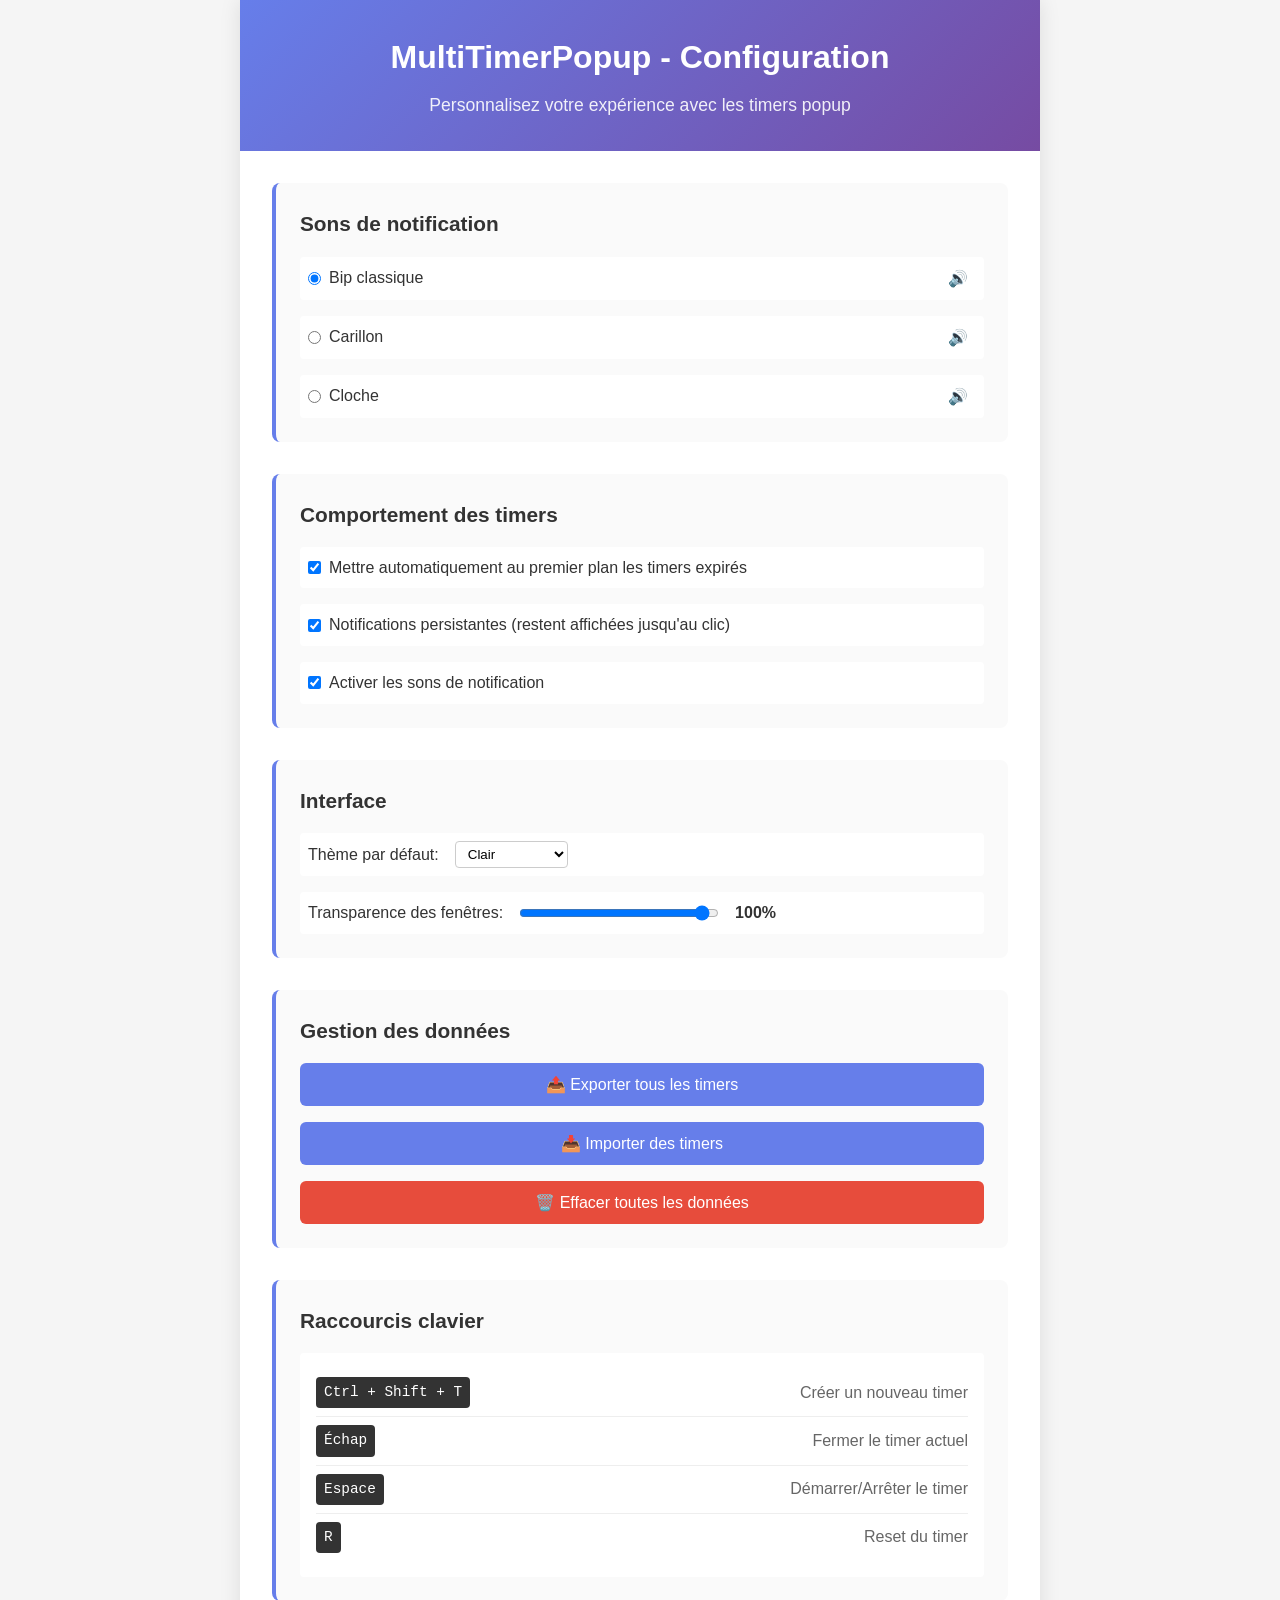
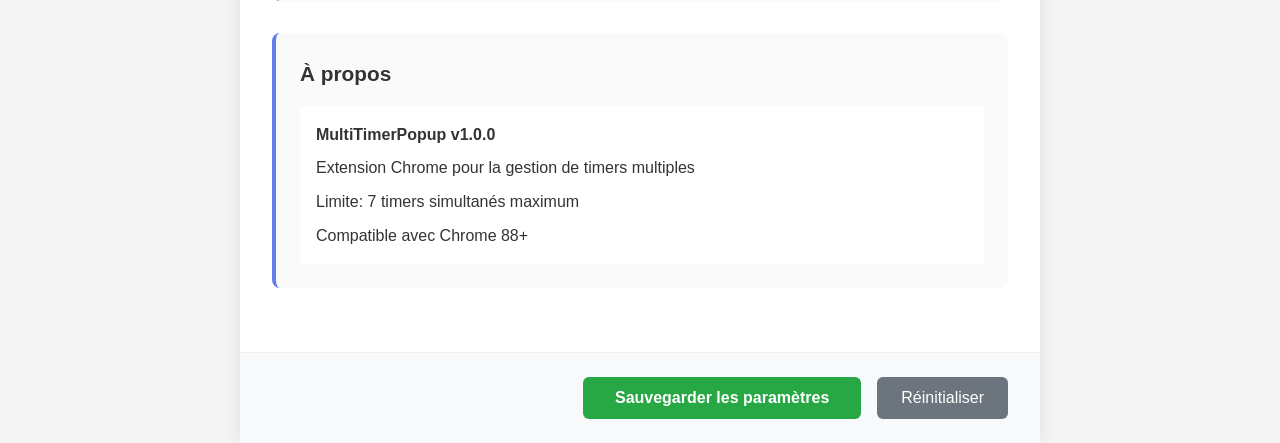
<file: options.html>
<!DOCTYPE html>
<html lang="fr">
<head>
    <meta charset="UTF-8">
    <meta name="viewport" content="width=device-width, initial-scale=1.0">
    <title>MultiTimerPopup - Options</title>
    <link rel="stylesheet" href="options.css">
</head>
<body>
    <div class="options-container">
        <header>
            <h1>MultiTimerPopup - Configuration</h1>
            <p>Personnalisez votre expérience avec les timers popup</p>
        </header>
        
        <main>
            <section class="option-group">
                <h2>Sons de notification</h2>
                <div class="sound-options">
                    <label>
                        <input type="radio" name="notification-sound" value="beep" checked>
                        Bip classique
                        <button class="preview-sound" data-sound="beep">🔊</button>
                    </label>
                    <label>
                        <input type="radio" name="notification-sound" value="chime">
                        Carillon
                        <button class="preview-sound" data-sound="chime">🔊</button>
                    </label>
                    <label>
                        <input type="radio" name="notification-sound" value="bell">
                        Cloche
                        <button class="preview-sound" data-sound="bell">🔊</button>
                    </label>
                </div>
            </section>
            
            <section class="option-group">
                <h2>Comportement des timers</h2>
                <div class="behavior-options">
                    <label class="checkbox-label">
                        <input type="checkbox" id="auto-focus" checked>
                        Mettre automatiquement au premier plan les timers expirés
                    </label>
                    <label class="checkbox-label">
                        <input type="checkbox" id="persistent-notifications" checked>
                        Notifications persistantes (restent affichées jusqu'au clic)
                    </label>
                    <label class="checkbox-label">
                        <input type="checkbox" id="sound-enabled" checked>
                        Activer les sons de notification
                    </label>
                </div>
            </section>
            
            <section class="option-group">
                <h2>Interface</h2>
                <div class="ui-options">
                    <label>
                        Thème par défaut:
                        <select id="default-theme">
                            <option value="light">Clair</option>
                            <option value="dark">Sombre</option>
                            <option value="auto">Automatique</option>
                        </select>
                    </label>
                    <label>
                        Transparence des fenêtres:
                        <input type="range" id="window-opacity" min="70" max="100" value="100">
                        <span id="opacity-value">100%</span>
                    </label>
                </div>
            </section>
            
            <section class="option-group">
                <h2>Gestion des données</h2>
                <div class="data-management">
                    <button id="export-all" class="action-button">
                        📤 Exporter tous les timers
                    </button>
                    <button id="import-timers" class="action-button">
                        📥 Importer des timers
                    </button>
                    <button id="clear-data" class="action-button danger">
                        🗑️ Effacer toutes les données
                    </button>
                </div>
            </section>
            
            <section class="option-group">
                <h2>Raccourcis clavier</h2>
                <div class="shortcuts-info">
                    <div class="shortcut">
                        <span class="key">Ctrl + Shift + T</span>
                        <span class="description">Créer un nouveau timer</span>
                    </div>
                    <div class="shortcut">
                        <span class="key">Échap</span>
                        <span class="description">Fermer le timer actuel</span>
                    </div>
                    <div class="shortcut">
                        <span class="key">Espace</span>
                        <span class="description">Démarrer/Arrêter le timer</span>
                    </div>
                    <div class="shortcut">
                        <span class="key">R</span>
                        <span class="description">Reset du timer</span>
                    </div>
                </div>
            </section>
            
            <section class="option-group">
                <h2>À propos</h2>
                <div class="about-info">
                    <p><strong>MultiTimerPopup v1.0.0</strong></p>
                    <p>Extension Chrome pour la gestion de timers multiples</p>
                    <p>Limite: 7 timers simultanés maximum</p>
                    <p>Compatible avec Chrome 88+</p>
                </div>
            </section>
        </main>
        
        <footer>
            <button id="save-options" class="save-button">Sauvegarder les paramètres</button>
            <button id="reset-options" class="reset-button">Réinitialiser</button>
        </footer>
    </div>
    
    <input type="file" id="import-file" accept=".json" style="display: none;">
    <script src="options.js"></script>
</body>
</html>
</file>
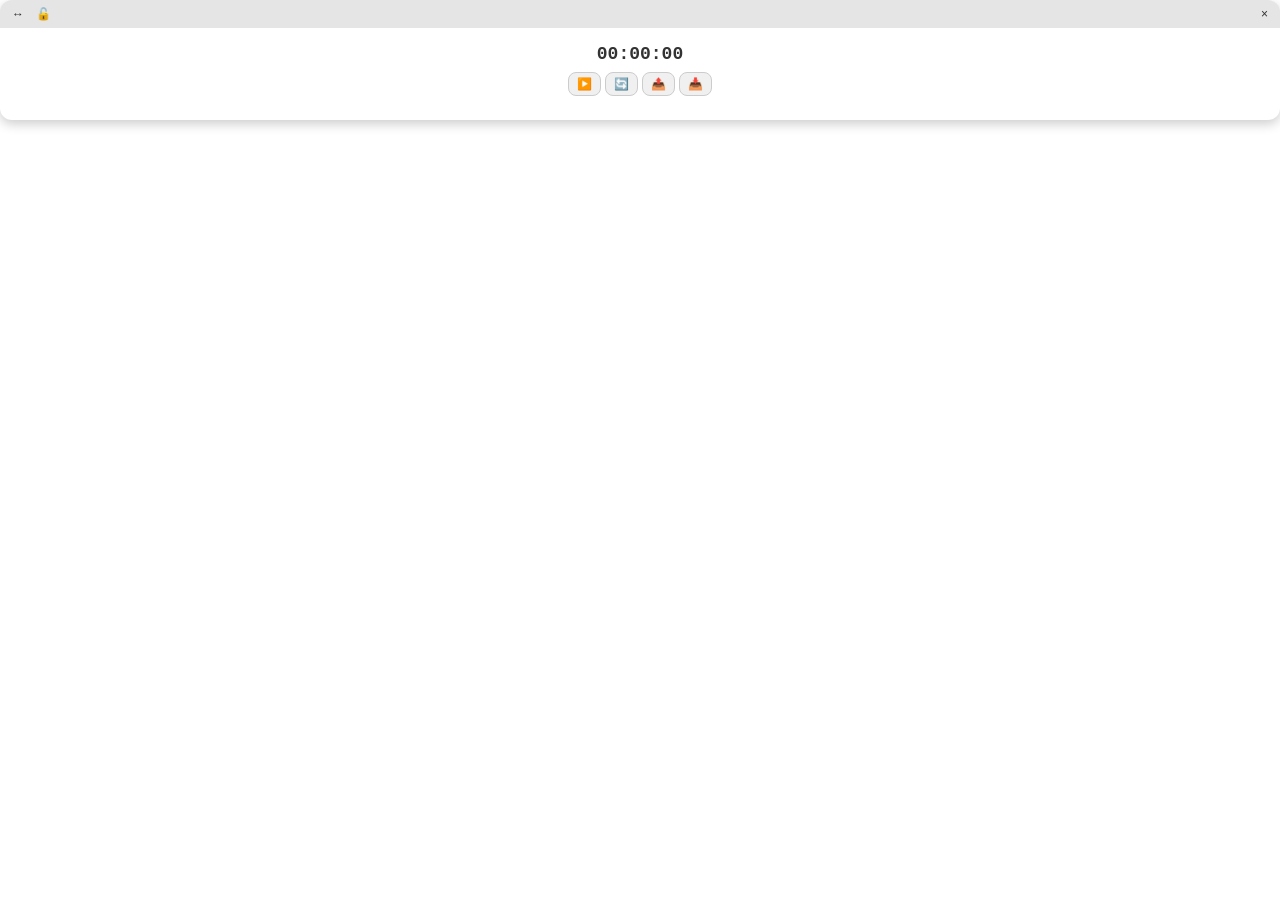
<file: timer.html>
<!DOCTYPE html>
<html lang="fr">
<head>
    <meta charset="UTF-8">
    <meta name="viewport" content="width=device-width, initial-scale=1.0">
    <title>MultiTimer</title>
    <link rel="stylesheet" href="timer.css">
</head>
<body>
    <div class="timer-window" id="timerWindow">
        <div class="header" id="header">
            <div class="header-left">
                <button id="toggle-mode" title="Basculer mode">↔️</button>
                <button id="toggle-lock" title="Verrouiller">🔓</button>
            </div>
            <div class="header-right">
                <button id="close-timer" title="Fermer">×</button>
            </div>
        </div>
        
        <div class="timer-content">
            <div class="time-display" id="timeDisplay">00:00:00</div>
            
            <div class="countdown-input" id="countdownInput" style="display: none;">
                <input type="number" id="hours" min="0" max="23" value="0" placeholder="H">
                <span>:</span>
                <input type="number" id="minutes" min="0" max="59" value="0" placeholder="M">
                <span>:</span>
                <input type="number" id="seconds" min="0" max="59" value="0" placeholder="S">
            </div>
            
            <div class="controls">
                <button id="start-stop" title="Démarrer/Arrêter">▶️</button>
                <button id="reset" title="Reset">🔄</button>
                <button id="export" title="Exporter">📤</button>
                <button id="import" title="Importer">📥</button>
            </div>
        </div>
        
        <div class="resize-handle" id="resizeHandle"></div>
    </div>
    
    <input type="file" id="importFile" accept=".json" style="display: none;">
    <script src="timer.js"></script>
</body>
</html>
</file>
<file: options.css>
/* Styles pour la page d'options */

* {
    margin: 0;
    padding: 0;
    box-sizing: border-box;
}

body {
    font-family: Arial, sans-serif;
    background: #f5f5f5;
    color: #333;
    line-height: 1.6;
}

.options-container {
    max-width: 800px;
    margin: 0 auto;
    background: white;
    min-height: 100vh;
    box-shadow: 0 0 20px rgba(0, 0, 0, 0.1);
}

header {
    background: linear-gradient(135deg, #667eea 0%, #764ba2 100%);
    color: white;
    padding: 2rem;
    text-align: center;
}

header h1 {
    font-size: 2rem;
    margin-bottom: 0.5rem;
}

header p {
    opacity: 0.9;
    font-size: 1.1rem;
}

main {
    padding: 2rem;
}

.option-group {
    margin-bottom: 2rem;
    padding: 1.5rem;
    background: #fafafa;
    border-radius: 8px;
    border-left: 4px solid #667eea;
}

.option-group h2 {
    color: #333;
    margin-bottom: 1rem;
    font-size: 1.3rem;
}

.sound-options,
.behavior-options,
.ui-options,
.data-management {
    display: flex;
    flex-direction: column;
    gap: 1rem;
}

.sound-options label {
    display: flex;
    align-items: center;
    gap: 0.5rem;
    padding: 0.5rem;
    background: white;
    border-radius: 4px;
    cursor: pointer;
    transition: background-color 0.2s;
}

.sound-options label:hover {
    background: #f0f0f0;
}

.preview-sound {
    background: none;
    border: none;
    cursor: pointer;
    font-size: 1rem;
    margin-left: auto;
    padding: 0.25rem 0.5rem;
    border-radius: 4px;
    transition: background-color 0.2s;
}

.preview-sound:hover {
    background: #e0e0e0;
}

.checkbox-label {
    display: flex;
    align-items: center;
    gap: 0.5rem;
    cursor: pointer;
    padding: 0.5rem;
    background: white;
    border-radius: 4px;
    transition: background-color 0.2s;
}

.checkbox-label:hover {
    background: #f0f0f0;
}

.ui-options label {
    display: flex;
    align-items: center;
    gap: 1rem;
    padding: 0.5rem;
    background: white;
    border-radius: 4px;
}

.ui-options select,
.ui-options input[type="range"] {
    padding: 0.25rem 0.5rem;
    border: 1px solid #ccc;
    border-radius: 4px;
    background: white;
}

.ui-options input[type="range"] {
    flex: 1;
    max-width: 200px;
}

#opacity-value {
    min-width: 40px;
    text-align: center;
    font-weight: bold;
}

.action-button {
    padding: 0.75rem 1.5rem;
    border: none;
    border-radius: 6px;
    cursor: pointer;
    font-size: 1rem;
    transition: all 0.2s;
    background: #667eea;
    color: white;
}

.action-button:hover {
    background: #5a6fd8;
    transform: translateY(-1px);
}

.action-button.danger {
    background: #e74c3c;
}

.action-button.danger:hover {
    background: #c0392b;
}

.shortcuts-info {
    background: white;
    border-radius: 4px;
    padding: 1rem;
}

.shortcut {
    display: flex;
    justify-content: space-between;
    align-items: center;
    padding: 0.5rem 0;
    border-bottom: 1px solid #eee;
}

.shortcut:last-child {
    border-bottom: none;
}

.key {
    background: #333;
    color: white;
    padding: 0.25rem 0.5rem;
    border-radius: 4px;
    font-family: 'Courier New', monospace;
    font-size: 0.9rem;
}

.description {
    color: #666;
}

.about-info {
    background: white;
    border-radius: 4px;
    padding: 1rem;
}

.about-info p {
    margin-bottom: 0.5rem;
}

.about-info p:last-child {
    margin-bottom: 0;
}

footer {
    background: #f8f9fa;
    padding: 1.5rem 2rem;
    border-top: 1px solid #eee;
    display: flex;
    gap: 1rem;
    justify-content: flex-end;
}

.save-button {
    background: #28a745;
    color: white;
    border: none;
    padding: 0.75rem 2rem;
    border-radius: 6px;
    cursor: pointer;
    font-size: 1rem;
    font-weight: bold;
    transition: background-color 0.2s;
}

.save-button:hover {
    background: #218838;
}

.reset-button {
    background: #6c757d;
    color: white;
    border: none;
    padding: 0.75rem 1.5rem;
    border-radius: 6px;
    cursor: pointer;
    font-size: 1rem;
    transition: background-color 0.2s;
}

.reset-button:hover {
    background: #5a6268;
}

/* Responsive design */
@media (max-width: 768px) {
    .options-container {
        margin: 0;
        box-shadow: none;
    }
    
    header {
        padding: 1.5rem 1rem;
    }
    
    header h1 {
        font-size: 1.5rem;
    }
    
    main {
        padding: 1rem;
    }
    
    .option-group {
        padding: 1rem;
    }
    
    footer {
        padding: 1rem;
        flex-direction: column;
    }
    
    .save-button,
    .reset-button {
        width: 100%;
    }
}

/* Animations */
.option-group {
    animation: fadeInUp 0.5s ease-out;
}

@keyframes fadeInUp {
    from {
        opacity: 0;
        transform: translateY(20px);
    }
    to {
        opacity: 1;
        transform: translateY(0);
    }
}

/* States actifs */
input[type="radio"]:checked + span {
    font-weight: bold;
    color: #667eea;
}

input[type="checkbox"]:checked + span {
    color: #333;
}

/* Feedback visuel pour les actions */
.action-button:active {
    transform: translateY(0);
}

.save-button:active,
.reset-button:active {
    transform: scale(0.98);
}
</file>
<file: timer.css>
/* Styles pour MultiTimerPopup */

* {
    margin: 0;
    padding: 0;
    box-sizing: border-box;
}

body {
    font-family: Arial, sans-serif;
    overflow: hidden;
    background: transparent;
}

.timer-window {
    border-radius: 12px;
    box-shadow: 0 4px 12px rgba(0, 0, 0, 0.2);
    background: #fffcc;
    overflow: hidden;
    width: 100%;
    height: 100%;
    position: relative;
    min-width: 180px;
    min-height: 120px;
}

.timer-window.locked {
    pointer-events: none;
}

.timer-window.locked .header,
.timer-window.locked .resize-handle {
    pointer-events: auto;
}

.header {
    height: 28px;
    background: rgba(0, 0, 0, 0.1);
    cursor: move;
    display: flex;
    justify-content: space-between;
    align-items: center;
    padding: 0 8px;
    user-select: none;
}

.header-left,
.header-right {
    display: flex;
    gap: 4px;
}

.header button {
    background: none;
    border: none;
    cursor: pointer;
    font-size: 12px;
    padding: 2px 4px;
    border-radius: 4px;
    color: #333;
}

.header button:hover {
    background: rgba(0, 0, 0, 0.1);
}

.timer-content {
    padding: 8px;
    text-align: center;
    height: calc(100% - 28px);
    display: flex;
    flex-direction: column;
    justify-content: space-between;
}

.time-display {
    font-size: 18px;
    font-weight: bold;
    color: #333;
    margin: 8px 0;
    font-family: 'Courier New', monospace;
}

.countdown-input {
    display: flex;
    align-items: center;
    justify-content: center;
    gap: 2px;
    margin: 4px 0;
}

.countdown-input input {
    width: 30px;
    text-align: center;
    border: 1px solid #ccc;
    border-radius: 4px;
    padding: 2px;
    font-size: 12px;
}

.countdown-input span {
    font-weight: bold;
    color: #333;
}

.controls {
    display: flex;
    justify-content: center;
    gap: 4px;
    flex-wrap: wrap;
}

.controls button {
    background: #f0f0f0;
    border: 1px solid #ccc;
    border-radius: 8px;
    padding: 4px 8px;
    cursor: pointer;
    font-size: 12px;
    transition: background-color 0.2s;
}

.controls button:hover {
    background: #e0e0e0;
}

.controls button:active {
    background: #d0d0d0;
}

.controls button:disabled {
    opacity: 0.5;
    cursor: not-allowed;
}

.resize-handle {
    position: absolute;
    bottom: 0;
    right: 0;
    width: 8px;
    height: 8px;
    cursor: nw-resize;
    background: transparent;
}

.resize-handle:hover {
    background: rgba(0, 0, 0, 0.1);
}

/* Mode verrouillé */
.timer-window.locked .resize-handle {
    display: none;
}

.timer-window.locked .header {
    cursor: default;
}

/* Responsive design pour petites fenêtres */
@media (max-width: 180px) {
    .time-display {
        font-size: 14px;
    }
    
    .controls button {
        padding: 2px 4px;
        font-size: 10px;
    }
}

@media (max-height: 120px) {
    .timer-content {
        padding: 4px;
    }
    
    .time-display {
        margin: 4px 0;
    }
}

/* Animation pour les transitions */
.timer-window {
    transition: box-shadow 0.2s ease;
}

.timer-window:hover {
    box-shadow: 0 6px 16px rgba(0, 0, 0, 0.25);
}

/* Style pour le mode compte à rebours actif */
.countdown-mode .time-display {
    color: #d73027;
}

.countdown-mode.expired .time-display {
    color: #ff0000;
    animation: blink 1s infinite;
}

@keyframes blink {
    0%, 50% { opacity: 1; }
    51%, 100% { opacity: 0.3; }
}

/* Style pour le chronomètre */
.chronometre-mode .time-display {
    color: #2c7fb8;
}
</file>
